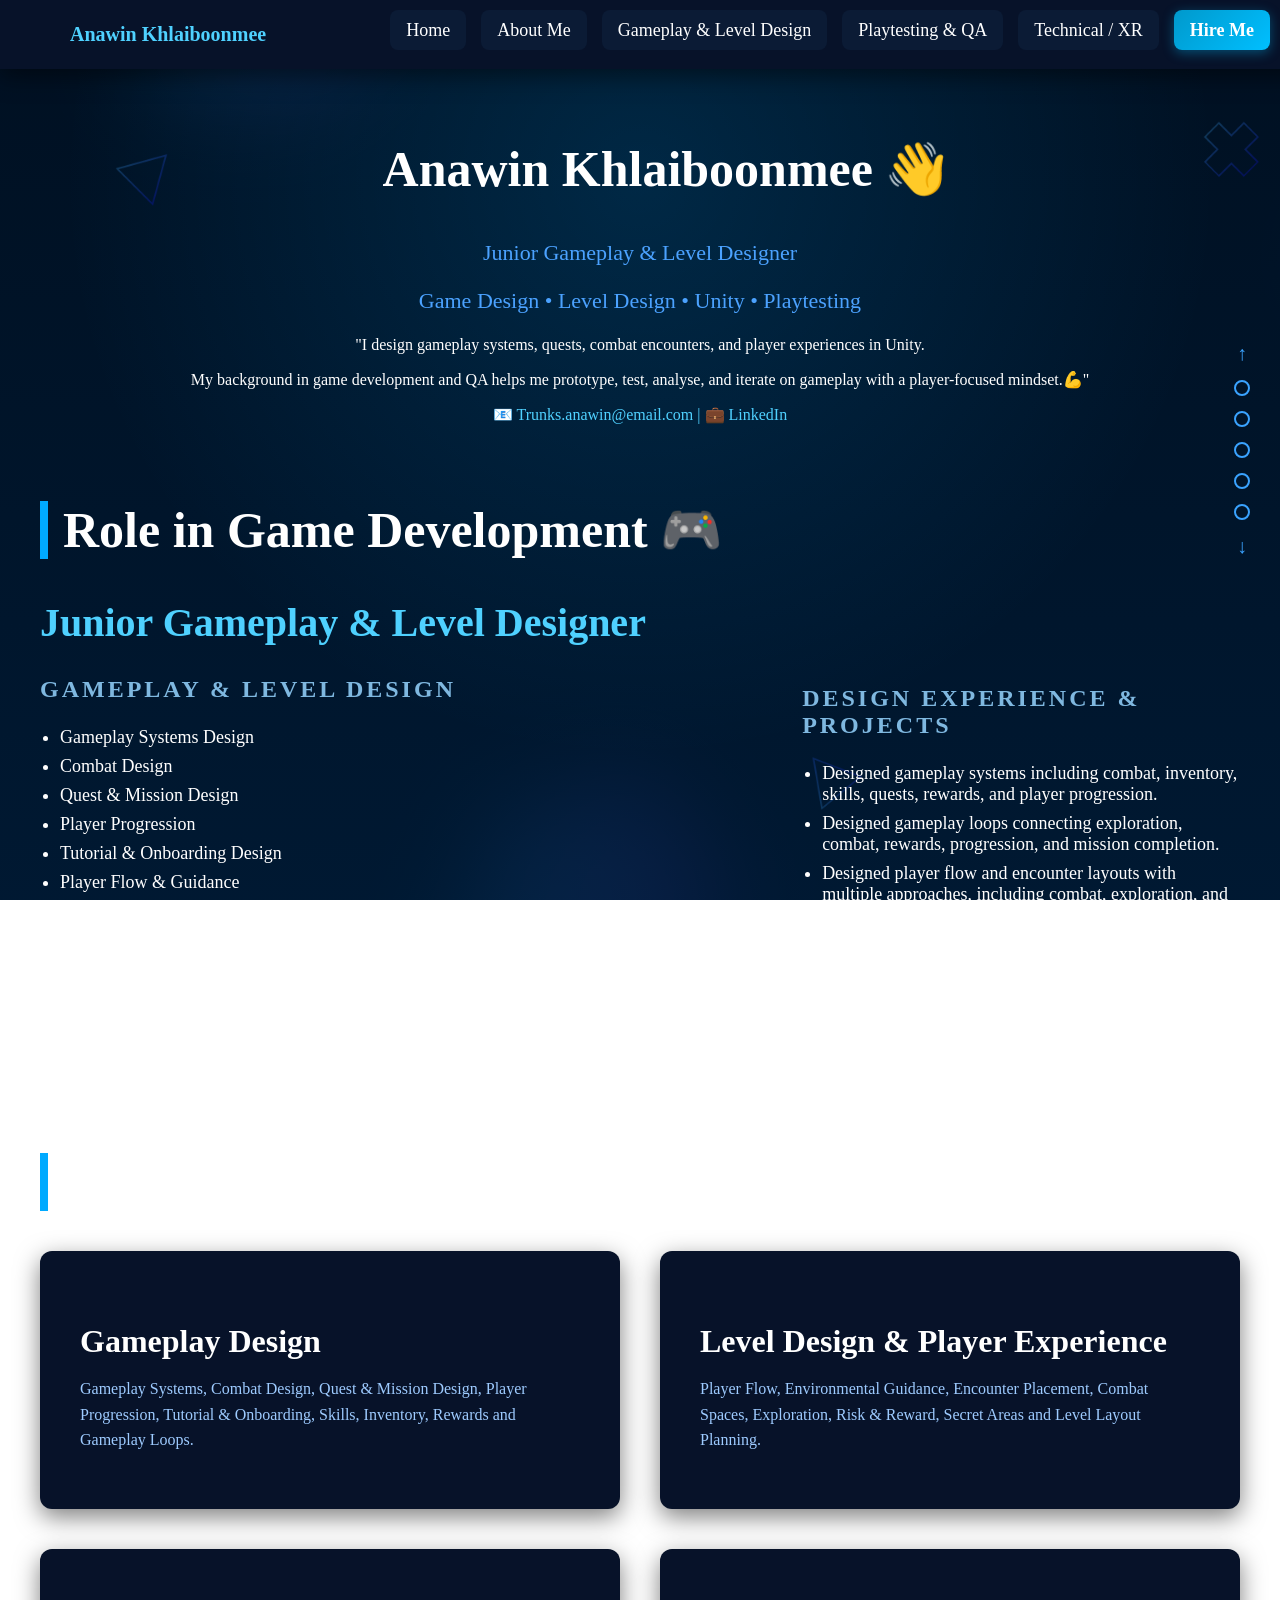
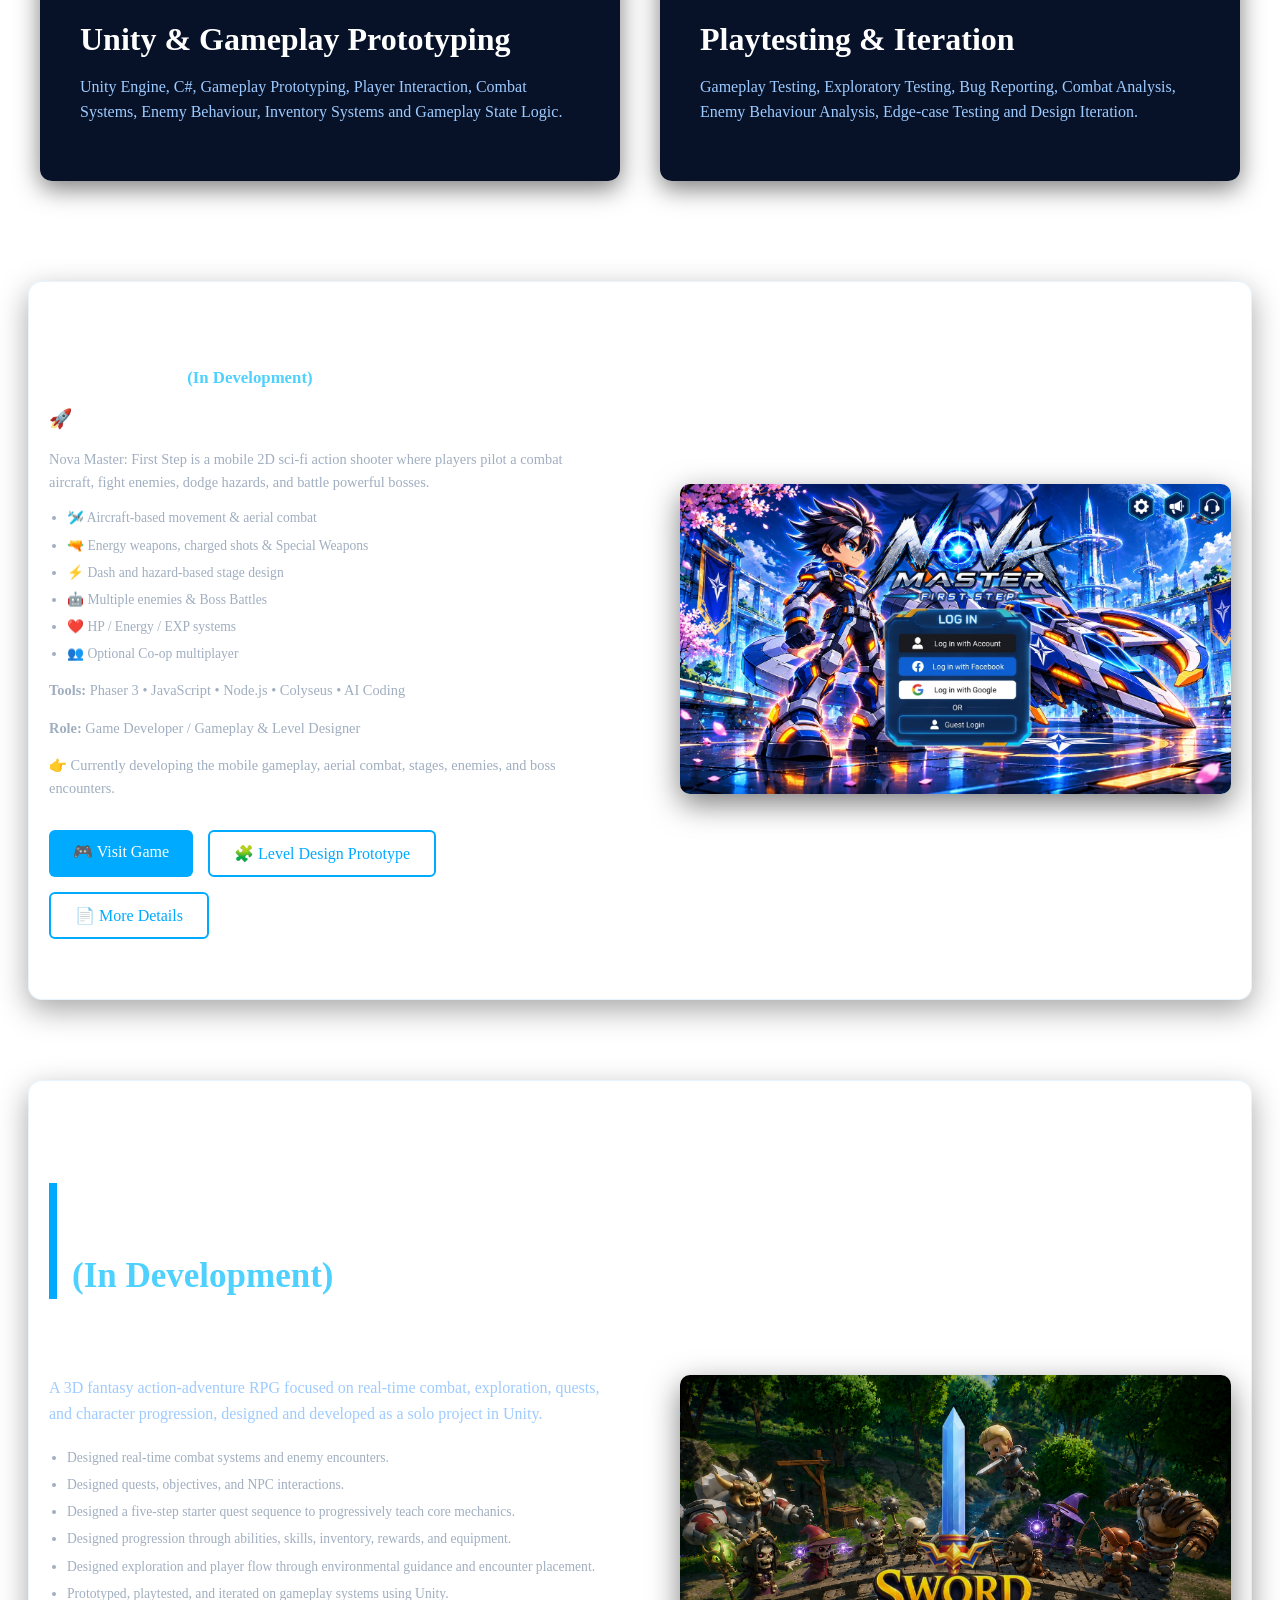
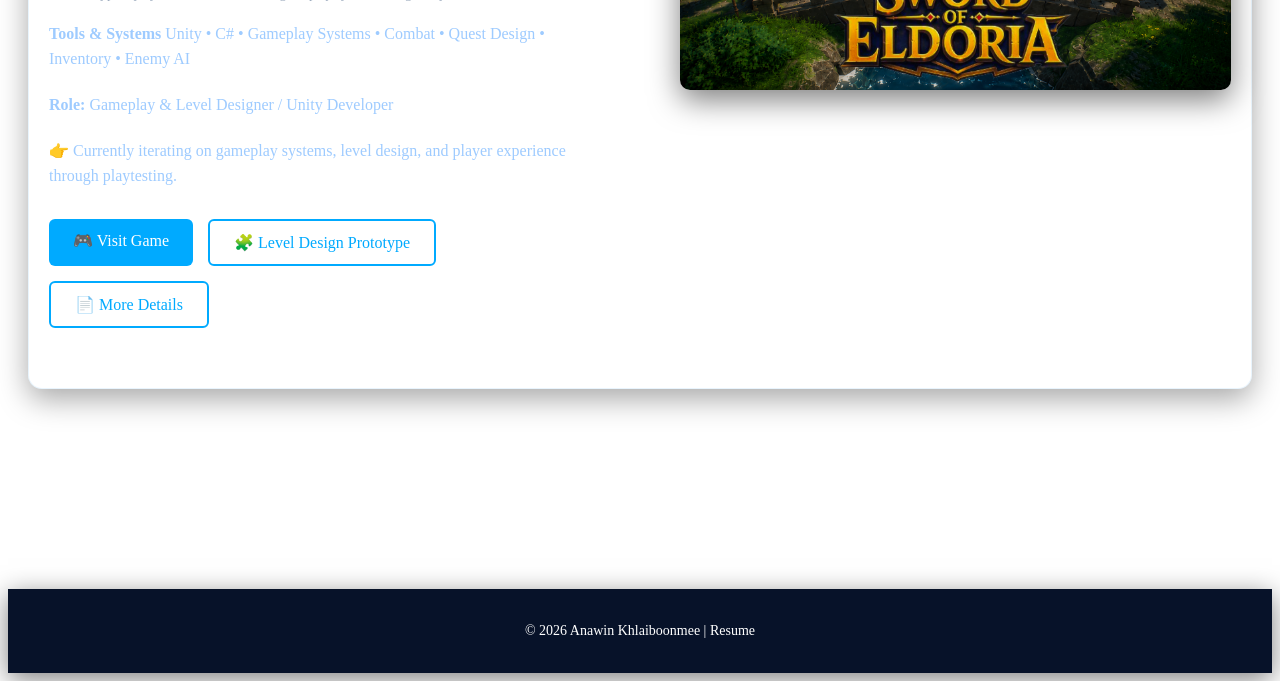
<file: index.html>
<!DOCTYPE html>
<html lang="en">

<head>
<meta charset="UTF-8">
<meta name="viewport" content="width=device-width, initial-scale=1.0">
<title>Game QA Portfolio</title>
<link rel="stylesheet" href="style.css">
</head>

<body>
 <main class="main-content">
<!-- ================= NAVBAR ================= -->
<nav class="navbar">
  <div class="navbar-container">

    <div class="logo">Anawin Khlaiboonmee</div>

<ul class="nav-links" id="nav-links">
  <li><a href="index.html">Home</a></li>
  <li><a href="about.html">About Me</a></li>
    <li><a href="Gameplay_Level_Design.html">Gameplay & Level Design</a></li>
    <li><a href="qa-game-project.html">Playtesting & QA</a></li>
  <li><a href="xr-project.html">Technical / XR</a></li>
  <li><a href="contact.html">Hire Me</a></li>
</ul>

  </div>
</nav>


<!-- ================= HERO ================= -->
<section class="hero" id="hero">

<h1 class="Name">Anawin Khlaiboonmee 👋</h1>

<p class="subtitle">
Junior Gameplay & Level Designer
</p>

<p class="platforms">
Game Design • Level Design • Unity • Playtesting
</p>

<p class="watchword">
"I design gameplay systems, quests, combat encounters, and player experiences in Unity. </p>
<p>My background in game development and QA helps me prototype, test, analyse, and iterate on gameplay with a player-focused mindset.💪"
</p>

<p class="contact">
📧 Trunks.anawin@email.com |
💼 <a href="https://www.linkedin.com/in/anawin-khlaiboonmee-aa7170331/" target="_blank" class="linkedin">LinkedIn</a>
</p>

</section>

<!-- ================= Scroll Button================= -->
<div class="section-nav">

    <div class="arrow up" id="scrollUp">↑</div>

    <span class="dot active" data-section="hero"></span>
    <span class="dot" data-section="role"></span>
    <span class="dot" data-section="experience"></span>
    <span class="dot" data-section="project-2d"></span>
    <span class="dot" data-section="project"></span>

    <div class="arrow down" id="scrollDown">↓</div>
</div>


<!-- ================= Game Shouting=================  
<canvas id="gameCanvas"></canvas>

<div id="ui">
    <button id="startBtn">Start Game</button>

    <p>Score: <span id="score">0</span></p>
    <p>Time: <span id="time">10</span></p>
    <p>High Score: <span id="highScore">0</span></p>
    <p>Players: <span id="playerCount">0</span></p>
</div>
-->
<!-- ================= UNITY DEVELOPER ================= -->
<section class="Dev-skill-section" id="role">

<div class="dev-skill-container">

<!-- LEFT -->
<div class="Dev-skill-left">

<h1 class="title-role">Role in Game Development 🎮</h1>

<h1 class="title-dev">Junior Gameplay & Level Designer</h1>

<h3>GAMEPLAY & LEVEL DESIGN</h3>
<ul>
<li>Gameplay Systems Design</li>
<li>Combat Design</li>
<li>Quest & Mission Design</li>
<li>Player Progression </li>
<li>Tutorial & Onboarding Design</li>
<li>Player Flow & Guidance</li>
<li>Level Layout & Greyboxing</li>
<li>Reward & Economy Design</li>
</ul>

</div>

<!-- RIGHT -->
<div class="Dev-skill-right">

<h3>DESIGN EXPERIENCE & PROJECTS</h3>
<ul>
<li>Designed gameplay systems including combat, inventory, skills, quests, rewards, and player progression.</li>
<li>Designed gameplay loops connecting exploration, combat, rewards, progression, and mission completion.</li>
<li>Designed player flow and encounter layouts with multiple approaches, including combat, exploration, and stealth.</li>
<li>Used Unity to prototype and evaluate gameplay systems and iterate based on playtesting.</li>
</ul>

</div>

</div>

</section>

<!-- Expertise Section -->
<section class="expertise-section" id="experience">

<div class="expertise-container">

<h2 class="expertise-title">Design Skills + Technical Foundation</h2>

<div class="expertise-grid">

<div class="expertise-box">
<h3>Gameplay Design</h3>
<p>Gameplay Systems, Combat Design, Quest & Mission Design, Player Progression, Tutorial & Onboarding, Skills, Inventory, Rewards and Gameplay Loops.</p>
</div>

<div class="expertise-box">
<h3>Level Design & Player Experience</h3>
<p>Player Flow, Environmental Guidance, Encounter Placement, Combat Spaces, Exploration, Risk & Reward, Secret Areas and Level Layout Planning.</p>
</div>

<div class="expertise-box">
<h3>Unity & Gameplay Prototyping</h3>
<p>Unity Engine, C#, Gameplay Prototyping, Player Interaction, Combat Systems, Enemy Behaviour, Inventory Systems and Gameplay State Logic.</p>
</div>

<div class="expertise-box">
<h3>Playtesting & Iteration</h3>
<p>Gameplay Testing, Exploratory Testing, Bug Reporting, Combat Analysis, Enemy Behaviour Analysis, Edge-case Testing and Design Iteration.</p>
</div>

</div>

</div>

</section>

<!-- ================= 2D GAME PROJECT (placeholder — รอข้อมูลจริง) ================= -->
<section class="project-section" id="project-2d">

<div class="project-container">

<!-- LEFT SIDE -->
<div class="project0-info">
    <h2>
      Nova Master
      <span style="font-size:0.7em; color:#4fd1ff;">(In Development)</span>
    </h2>

    <h3>🚀 2D Sci-Fi Side-Scrolling Action Shooter — Mobile Version</h3>

    <p>
      Nova Master: First Step is a mobile 2D sci-fi action shooter where
      players pilot a combat aircraft, fight enemies, dodge hazards,
      and battle powerful bosses.
    </p>

    <ul class="project0-features">
      <li>🛩️ Aircraft-based movement & aerial combat</li>
      <li>🔫 Energy weapons, charged shots & Special Weapons</li>
      <li>⚡ Dash and hazard-based stage design</li>
      <li>🤖 Multiple enemies & Boss Battles</li>
      <li>❤️ HP / Energy / EXP systems</li>
      <li>👥 Optional Co-op multiplayer</li>
    </ul>

    <p>
      <strong>Tools:</strong>
      Phaser 3 • JavaScript • Node.js • Colyseus • AI Coding
    </p>

    <p>
      <strong>Role:</strong>
      Game Developer / Gameplay & Level Designer
    </p>

    <p>
      👉 Currently developing the mobile gameplay, aerial combat,
      stages, enemies, and boss encounters.
    </p>


    <div class="project-buttons showcase-buttons">

<a href="#" class="btn-primary" target="_blank">
🎮 Visit Game
</a>

<button type="button" class="btn-secondary" id="designPrototypeBtn2D">🧩 Level Design Prototype</button>

<a href="Gameplay_Level_Design.html"class="btn-secondary">📄 More Details</a>

</div>
</div>

<!-- RIGHT SIDE -->
<div class="project-right reveal-right">
  <img src="images/Nova_Master_ First_Step.png" alt="[2D Game Title] key art">
</div>

</div>

</section>

<!-- Current Project Section -->
<section class="project-section" id="project">

<div class="project-container">

<!-- LEFT SIDE -->
<div class="project-left">

<h2 class="project-title">Sword Of Eldoria <span style="font-size:0.7em; color:#4fd1ff;"><br>(In Development)</br></span></h2>

<h3>Gameplay & Level Design — Solo Project</h3>

        <p>
          A 3D fantasy action-adventure RPG focused on real-time combat, exploration, quests, and character progression, designed and developed as a solo project in Unity.
        </p>

    <ul class="project0-features">
          <li>Designed real-time combat systems and enemy encounters.</li>
          <li>Designed quests, objectives, and NPC interactions.</li>
          <li>Designed a five-step starter quest sequence to progressively teach core mechanics.</li>
          <li>Designed progression through abilities, skills, inventory, rewards, and equipment.</li>
          <li>Designed exploration and player flow through environmental guidance and encounter placement.</li>
          <li>Prototyped, playtested, and iterated on gameplay systems using Unity.</li>
    </ul>

        <p><strong>Tools & Systems</strong> Unity • C# • Gameplay Systems • Combat • Quest Design • Inventory • Enemy AI</p>
        <p><strong>Role:</strong> Gameplay & Level Designer / Unity Developer </p>

        <p>
        👉 Currently iterating on gameplay systems, level design, and player experience through playtesting.
    </p>

    <div class="project-buttons showcase-buttons">

<a href="https://pt22.itch.io/swordofeldoia"class="btn-primary"target="_blank">
🎮 Visit Game
</a>

<button type="button" class="btn-secondary" id="designPrototypeBtn">🧩 Level Design Prototype</button>

<a href="Gameplay_Level_Design.html"class="btn-secondary">📄 More Details</a>

</div>
</div>

<!-- RIGHT SIDE -->
<div class="project-right reveal-right">
  <img src="images/SOE1.png" alt="Sword of Eldoria key art">
</div>

</div>

<!-- ===== Design Prototype Modal ===== -->
<div class="design-modal-overlay" id="designModalOverlay">
  <div class="design-modal design-showcase">

    <button type="button" class="design-modal-close" id="designModalClose">← Back</button>

    <h3 class="showcase-heading">Player Onboarding Through Progressive Quest Design</h3>

    <div class="showcase-slider-wrapper">

      <button class="arrow-btn arrow-left" id="designPrev" aria-label="Previous view">‹</button>

      <div class="showcase-viewport">
        <div class="showcase-track" id="designTrack">

          <!-- SLIDE 1 — Design wireframe -->
          <div class="showcase-slide">
            <img src="images/starter-area-wireframe.png" alt="Starter Area wireframe layout">

            <button class="design-icon" style="top:59.1%; left:51%;" aria-label="The player"
              data-tip-title="The player"
              data-tip-desc="The player spawns at the centre of the area, giving them a brief moment to orient themselves and observe the surrounding environment before approaching the NPC.">
              <span aria-hidden="true">🥷</span>
            </button>

            <button class="design-icon" style="top:43.5%; left:64.5%;" aria-label="NPC"
              data-tip-title="NPC"
              data-tip-desc="The NPC uses a hand-waving animation to attract the player's attention and provide a clear visual cue for interaction. Approaching the NPC triggers the dialogue and starts the first quest.">
              <span aria-hidden="true">🧚</span>
            </button>

            <button class="design-icon" style="top:59%; left:32.9%;" aria-label="Enemy"
              data-tip-title="Enemy"
              data-tip-desc="A small group of enemies is placed near the player's initial path to introduce combat early without overwhelming a new player. Their movement also creates visual activity that encourages the player to investigate the area.">
              <span aria-hidden="true">💀</span>
            </button>

            <button class="design-icon" style="top:42.3%; left:38.3%;" aria-label="Treasure Box"
              data-tip-title="Treasure Box"
              data-tip-desc="The treasure chest is positioned between the NPC and enemy encounter to provide a visible reward and recovery opportunity. The light acts as a subtle environmental cue, encouraging exploration without directly forcing the player toward it.">
              <span aria-hidden="true">📦</span>
            </button>

            <button class="design-icon" style="top:56.2%; left:26.9%;" aria-label="Enemy Spawn Location"
              data-tip-title="Enemy Spawn Location"
              data-tip-desc="The three enemies are positioned on the left side to create the player's first controlled combat encounter. They are introduced after the loot and equipment quests, ensuring players have learned how to obtain and equip gear before entering combat.">
              <span aria-hidden="true">⚰️</span>
            </button>
          </div>

          <!-- SLIDE 2 — Actual in-game screenshot -->
          <div class="showcase-slide">
            <img src="images/starter-area-ingame.png" alt="Starter Area in the actual game">

            <button class="design-icon" style="top:56.2%; left:56.3%;" aria-label="The player"
              data-tip-title="The player"
              data-tip-desc="The player spawns at the centre of the area, giving them a brief moment to orient themselves and observe the surrounding environment before approaching the NPC.">
              <span aria-hidden="true">🥷</span>
            </button>

            <button class="design-icon" style="top:42.5%; left:85.9%;" aria-label="NPC"
              data-tip-title="NPC"
              data-tip-desc="The NPC uses a hand-waving animation to attract the player's attention and provide a clear visual cue for interaction. Approaching the NPC triggers the dialogue and starts the first quest.">
              <span aria-hidden="true">🧚</span>
            </button>

            <button class="design-icon" style="top:40.2%; left:12.75%;" aria-label="Enemy"
              data-tip-title="Enemy"
              data-tip-desc="A small group of enemies is placed near the player's initial path to introduce combat early without overwhelming a new player. Their movement also creates visual activity that encourages the player to investigate the area.">
              <span aria-hidden="true">💀</span>
            </button>

            <button class="design-icon" style="top:43.5%; left:41.5%;" aria-label="Treasure Box"
              data-tip-title="Treasure Box"
              data-tip-desc="The treasure chest is positioned between the NPC and enemy encounter to provide a visible reward and recovery opportunity. The light acts as a subtle environmental cue, encouraging exploration without directly forcing the player toward it.">
              <span aria-hidden="true">📦</span>
            </button>

            <button class="design-icon" style="top:55.6%; left:13.2%;" aria-label="Enemy Spawn Location"
              data-tip-title="Enemy Spawn Location"
              data-tip-desc="The three enemies are positioned on the left side to create the player's first controlled combat encounter. They are introduced after the loot and equipment quests, ensuring players have learned how to obtain and equip gear before entering combat.">
              <span aria-hidden="true">⚰️</span>
            </button>
          </div>

        </div>
      </div>

      <div class="design-tooltip-shared" id="sharedTooltip">
        <strong id="sharedTooltipTitle"></strong>
        <span id="sharedTooltipDesc"></span>
      </div>


      <button class="arrow-btn arrow-right" id="designNext" aria-label="Next view">›</button>

    </div>

    <div class="slider-dots showcase-dots">
      <span class="slider-dot design-dot active" data-slide="0"></span>
      <span class="slider-dot design-dot" data-slide="1"></span>
    </div>

    <div class="design-summary">
      <h4>Design Summary</h4>
      <p>The Starter Area is designed as a progressive onboarding experience that introduces the player's core systems step by step. The player first learns to loot items from a treasure chest, then equips their new equipment through the inventory system before entering their first combat encounter. After combat, players learn to manage HP and stamina using consumable items, followed by learning the skill system. Completing the five Starter Quests gives players a foundation in exploration, equipment, combat, resource management, and abilities before progressing to Part 2.</p>
    </div>

  </div>
</div>



<script src="script.js"></script>
</section>
</main>
<!-- ================= FOOTER ================= -->
<footer class="footer-bar">

<p>© 2026 Anawin Khlaiboonmee | Resume</p>

</footer>


</body>
</html>
</file>
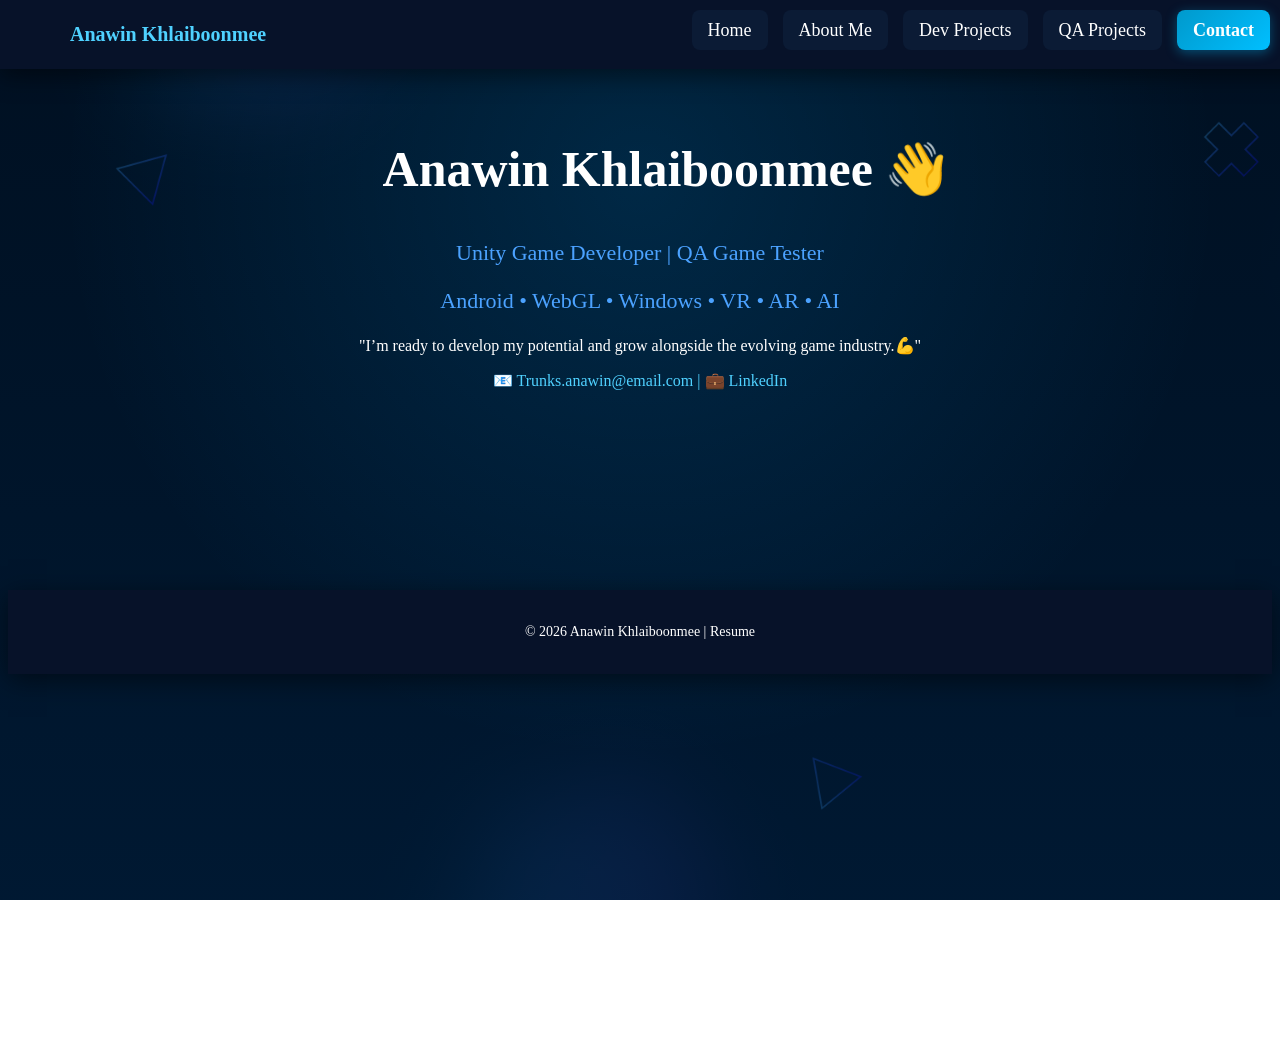
<file: About.html>
<!DOCTYPE html>
<html lang="en">

<head>
<meta charset="UTF-8">
<meta name="viewport" content="width=device-width, initial-scale=1.0">
<title>Game Developer Portfolio</title>
<link rel="stylesheet" href="style.css">
</head>

<body>

<!-- ================= NAVBAR ================= -->
<nav class="navbar">
  <div class="navbar-container">

    <div class="logo">Anawin Khlaiboonmee</div>

  <ul class="nav-links" id="nav-links">
  <li><a href="index.html">Home</a></li>
  <li><a href="about.html">About Me</a></li>
  <li><a href="dev-project.html">Dev Projects</a></li>
  <li><a href="qa-project.html">QA Projects</a></li>
  <li><a href="contact.html">Contact</a></li>
</ul>

  </div>
</nav>


<!-- ================= HERO ================= -->
<section class="hero">

<h1 class="Name">Anawin Khlaiboonmee 👋</h1>

<p class="subtitle">
Unity Game Developer | QA Game Tester
</p>

<p class="platforms">
Android • WebGL • Windows • VR • AR • AI
</p>

<p class="watchword">
"I’m ready to develop my potential and grow alongside the evolving game industry.💪"
</p>

<p class="contact">
📧 Trunks.anawin@email.com |
💼 <a href="https://www.linkedin.com/in/anawin-khlaiboonmee-aa7170331/" target="_blank" class="linkedin">LinkedIn</a>
</p>

</section>




<!-- ================= FOOTER ================= -->
<footer class="footer-bar">

<p>© 2026 Anawin Khlaiboonmee | Resume</p>

</footer>


</body>
</html>
</file>
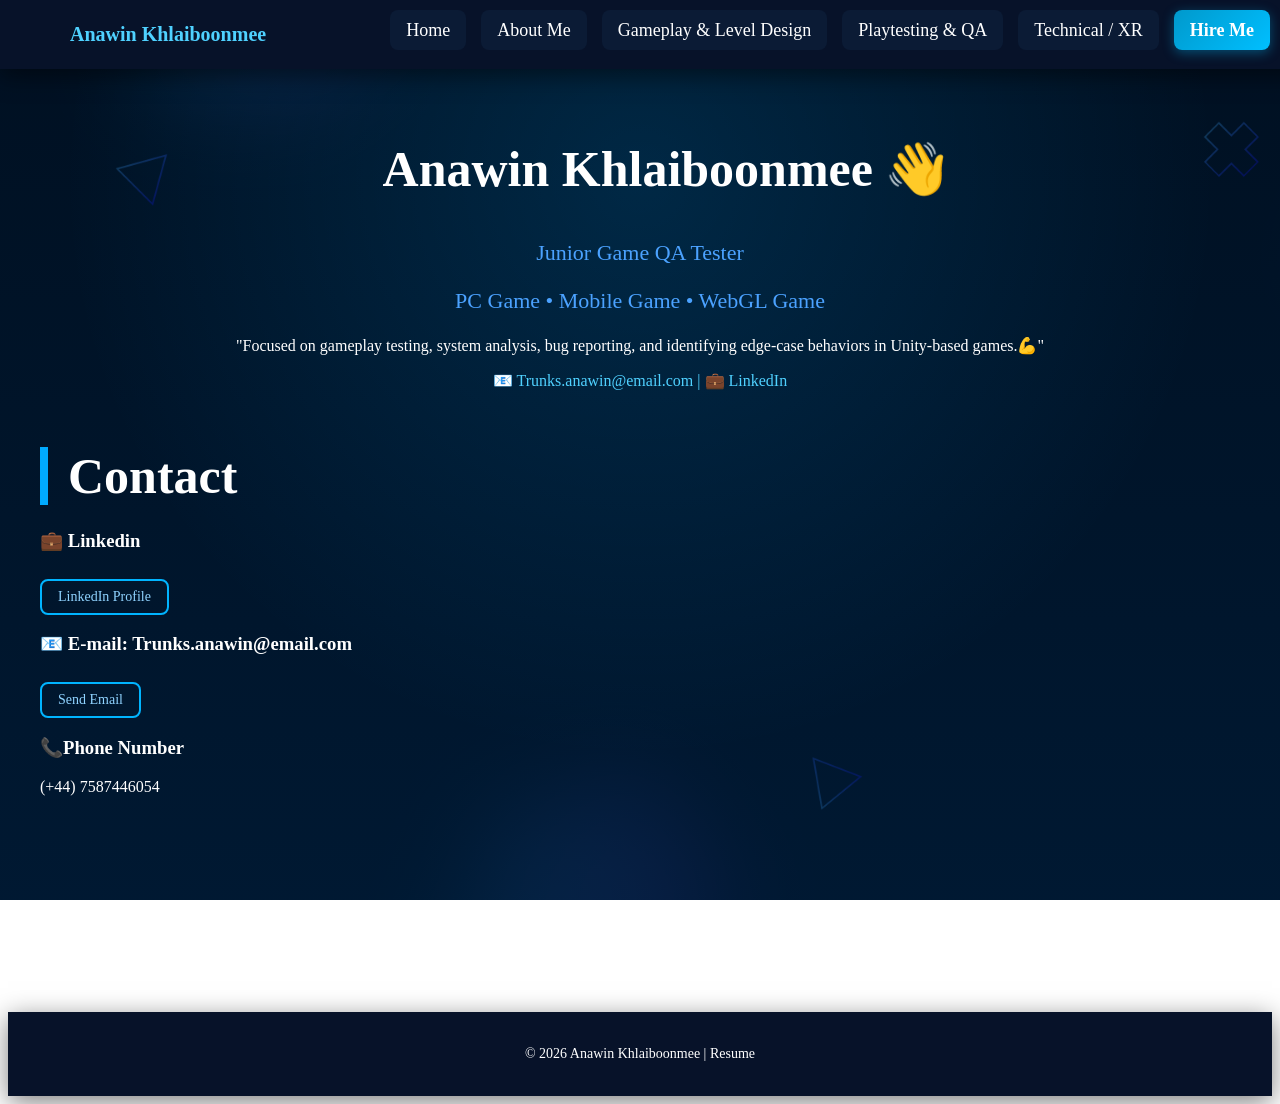
<file: contact.html>
<!DOCTYPE html>
<html lang="en">

<head>
<meta charset="UTF-8">
<meta name="viewport" content="width=device-width, initial-scale=1.0">
<title>Game Developer Portfolio</title>
<link rel="stylesheet" href="style.css">
</head>

<body>
 <main class="main-content">
<!-- ================= NAVBAR ================= -->
<nav class="navbar">
  <div class="navbar-container">

    <div class="logo">Anawin Khlaiboonmee</div>

<ul class="nav-links" id="nav-links">
  <li><a href="index.html">Home</a></li>
  <li><a href="about.html">About Me</a></li>
    <li><a href="Gameplay_Level_Design.html">Gameplay & Level Design</a></li>
    <li><a href="qa-game-project.html">Playtesting & QA</a></li>
  <li><a href="xr-project.html">Technical / XR</a></li>
  <li><a href="contact.html">Hire Me</a></li>
</ul>

  </div>
</nav>


<!-- ================= HERO ================= -->
<section class="hero" id="hero">

<h1 class="Name">Anawin Khlaiboonmee 👋</h1>

<p class="subtitle">
Junior Game QA Tester
</p>

<p class="platforms">
PC Game • Mobile Game • WebGL Game
</p>

<p class="watchword">
"Focused on gameplay testing, system analysis, bug reporting, and identifying edge-case behaviors in Unity-based games.💪"
</p>

<p class="contact">
📧 Trunks.anawin@email.com |
💼 <a href="https://www.linkedin.com/in/anawin-khlaiboonmee-aa7170331/" target="_blank" class="linkedin">LinkedIn</a>
</p>

</section>


<div class="project-container">

<!-- LEFT SIDE -->
<div class="contact-left">

<h2 class="Contact-title">Contact</h2>

<h3 class="Linkedin">💼 Linkedin</h3>

<a href="https://www.linkedin.com/in/anawin-khlaiboonmee"
target="_blank"
class="contact-btn">
LinkedIn Profile
</a>

<h3 class="Email">📧 E-mail: Trunks.anawin@email.com</h3>

<a href="mailto:Trunks.anawin@email.com"
class="contact-btn">
Send Email
</a>

<h3 class="Phone-Number">📞Phone Number</h3>

<p> (+44) 7587446054</p>

</div>
</div>
</main>


<!-- ================= FOOTER ================= -->
<footer class="footer-bar">

<p>© 2026 Anawin Khlaiboonmee | Resume</p>

</footer>

<script src="script.js"></script>
</body>
</html>
</file>
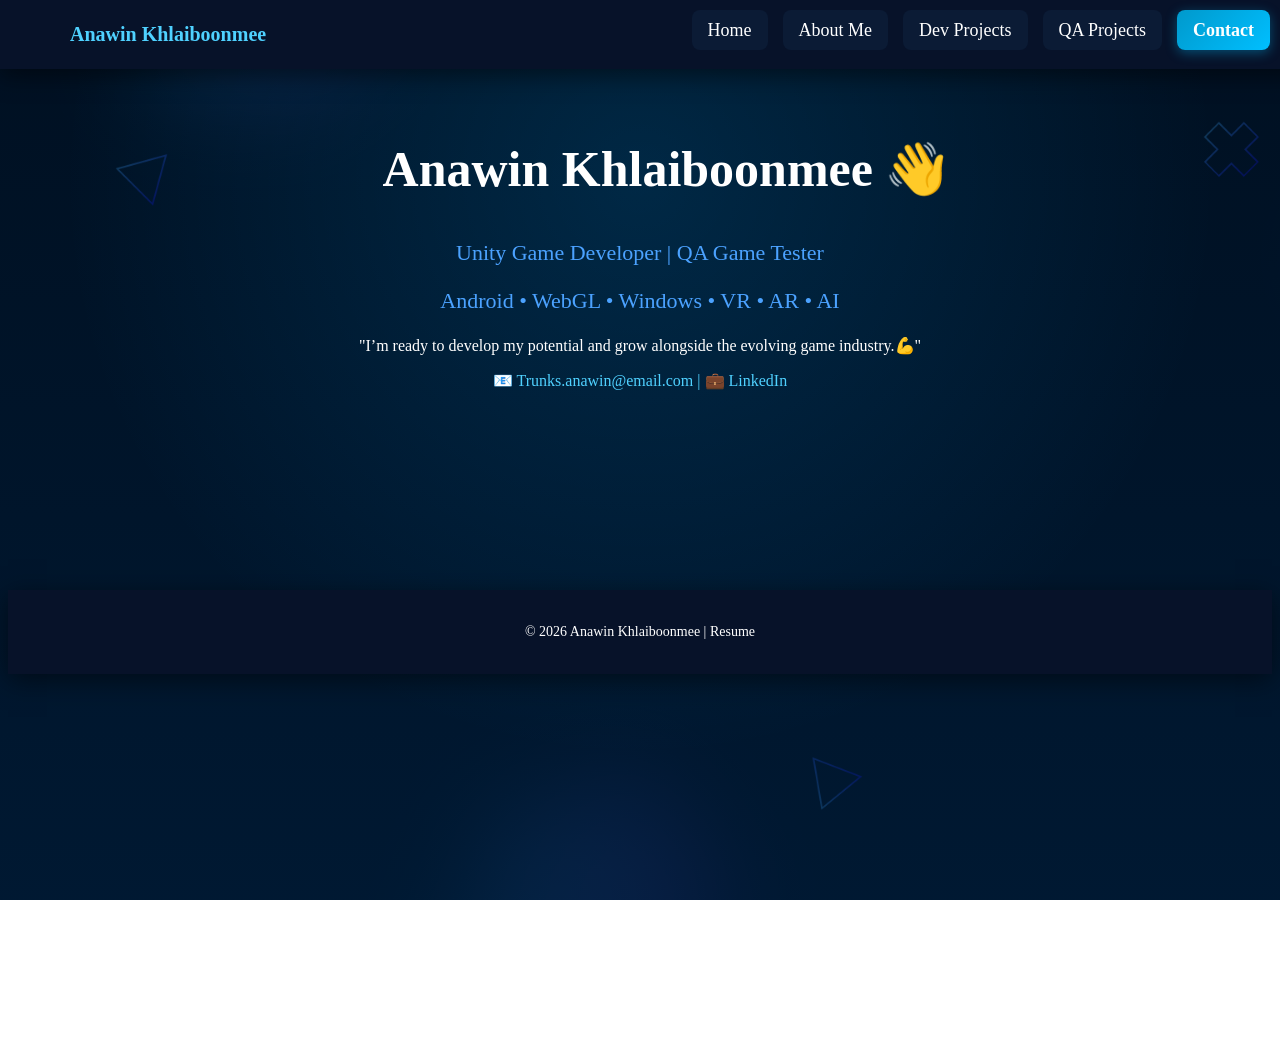
<file: Project-Dev.html>
<!DOCTYPE html>
<html lang="en">

<head>
<meta charset="UTF-8">
<meta name="viewport" content="width=device-width, initial-scale=1.0">
<title>Game Developer Portfolio</title>
<link rel="stylesheet" href="style.css">
</head>

<body>

<!-- ================= NAVBAR ================= -->
<nav class="navbar">
  <div class="navbar-container">

    <div class="logo">Anawin Khlaiboonmee</div>

<ul class="nav-links" id="nav-links">
  <li><a href="index.html">Home</a></li>
  <li><a href="about.html">About Me</a></li>
  <li><a href="dev-project.html">Dev Projects</a></li>
  <li><a href="qa-project.html">QA Projects</a></li>
  <li><a href="contact.html">Contact</a></li>
</ul>

  </div>
</nav>


<!-- ================= HERO ================= -->
<section class="hero">

<h1 class="Name">Anawin Khlaiboonmee 👋</h1>

<p class="subtitle">
Unity Game Developer | QA Game Tester
</p>

<p class="platforms">
Android • WebGL • Windows • VR • AR • AI
</p>

<p class="watchword">
"I’m ready to develop my potential and grow alongside the evolving game industry.💪"
</p>

<p class="contact">
📧 Trunks.anawin@email.com |
💼 <a href="https://www.linkedin.com/in/anawin-khlaiboonmee-aa7170331/" target="_blank" class="linkedin">LinkedIn</a>
</p>

</section>




<!-- ================= FOOTER ================= -->
<footer class="footer-bar">

<p>© 2026 Anawin Khlaiboonmee | Resume</p>

</footer>


</body>
</html>
</file>
<file: style.css>
/* ================================================
   GLOBAL
   ================================================ */

body {
  background:
    radial-gradient(circle at 50% 20%, rgba(0,170,255,0.15), transparent 60%),
    linear-gradient(180deg, rgba(0,29,61,0.55), rgba(0,38,77,0.65)),
    url("Background.png");
  background-size: cover;
  background-position: center;
  background-repeat: no-repeat;
  background-attachment: fixed;
  color: white;
  min-height: 100vh;
  overflow-x: hidden;
}

main { flex: 1; }

/* ================================================
   NAVBAR
   ================================================ */

.navbar {
  position: fixed;
  top: 0;
  left: 0;
  width: 100%;
  display: flex;
  justify-content: center;
  background: #071229;
  padding: 20px 30px;
  box-shadow: 0 6px 25px rgba(0,0,0,0.5);
  z-index: 1000;
}

.navbar-container {
  width: 100%;
  max-width: 1200px;
  display: flex;
  justify-content: space-between;
  align-items: center;
}

.logo {
  font-size: 20px;
  font-weight: bold;
  color: #4fd1ff;
}

.nav-links {
  display: flex;
  list-style: none;
  gap: 15px;
  margin: 0;
  padding: 0;
}

.nav-links a {
  text-decoration: none;
  padding: 10px 16px;
  border-radius: 8px;
  background: #0b1b35;
  color: white;
}

/* Hire Me highlight */
.nav-links a[href="contact.html"] {
  background: linear-gradient(135deg, #0099cc, #00bfff);
  color: #fff;
  font-weight: 600;
  box-shadow: 0 3px 12px rgba(0,191,255,0.35);
  transition: opacity .15s, box-shadow .15s;
}

.nav-links a[href="contact.html"]:hover {
  opacity: .88;
  box-shadow: 0 5px 18px rgba(0,191,255,0.5);
}

/* ================================================
   HERO
   ================================================ */

.hero {
  text-align: center;
  margin-top: 140px;
}

.Name {
  font-size: 50px;
  padding-top: 0;
  padding-left: 50px;
}

.subtitle,
.platforms {
  margin-top: 10px;
  font-size: 22px;
  color: #4ba2ff;
}

.watchword { margin-top: 10px; }

.contact {
  margin-top: 10px;
  color: #4fd1ff;
}

.linkedin {
  color: #4fd1ff;
  text-decoration: none;
}

.linkedin:hover { color: #0077b5; }

/* ================================================
   SCROLL NAV (dots)
   ================================================ */

.section-nav {
  position: fixed;
  right: 30px;
  top: 50%;
  transform: translateY(-50%);
  display: flex;
  flex-direction: column;
  align-items: center;
  gap: 15px;
  z-index: 1000;
}

.dot {
  width: 12px;
  height: 12px;
  border-radius: 50%;
  border: 2px solid #3aa3ff;
  cursor: pointer;
  transition: 0.3s;
}

.dot.active {
  background: #3aa3ff;
  box-shadow: 0 0 10px #3aa3ff;
  animation: pulse 1.5s infinite;
}

.arrow {
  font-size: 20px;
  color: #3aa3ff;
  cursor: pointer;
  transition: 0.3s;
}

.arrow:hover { transform: scale(1.3); }

@keyframes pulse {
  0%   { transform: scale(1); }
  50%  { transform: scale(1.3); }
  100% { transform: scale(1); }
}
/* ================================================
   BOOKMARK TABS — Havenfall / LifeRun switcher
   ================================================ */

.bookmark-tabs {
  display: flex;
  gap: 4px;
  padding-left: 30px;
  position: relative;
  top: 1px; /* flush with card top edge */
}

.bookmark-tab {
  position: relative;
  padding: 8px 20px 12px;
  font-size: 0.78rem;
  font-weight: 700;
  border-radius: 8px 8px 0 0;
  cursor: pointer;
  border: 1px solid transparent;
  border-bottom: none;
  transition: all 0.2s ease;
  text-decoration: none;
  display: inline-block;
  letter-spacing: 0.03em;
}

/* Active tab — blends into card background */
.bookmark-tab.active {
  background: #0a1f35;
  color: #63b3ed;
  border-color: rgba(99, 179, 237, 0.3);
  border-bottom-color: #0a1f35;
  z-index: 2;
}

/* Inactive tab — recessed */
.bookmark-tab.inactive {
  background: #061525;
  color: #3a5a7a;
  border-color: rgba(99, 179, 237, 0.1);
}

.bookmark-tab.inactive:hover {
  background: #0a1a2e;
  color: #63b3ed;
  border-color: rgba(99, 179, 237, 0.25);
}

/* Version badge inside each tab */
.tab-version {
  font-size: 0.65rem;
  font-weight: 500;
  color: #2a5a7a;
  margin-left: 6px;
  letter-spacing: 0;
}

.bookmark-tab.active .tab-version {
  color: #4a8ab0;
}

/* Card wrapper */
.tabbed-card-wrap {
  max-width: 1200px;
  margin: auto;
  padding: 0 40px 40px;
}

/* Tab panels */
.tab-panel {
  display: none;
}

.tab-panel.active {
  display: block;
}

/* ── Mobile ── */
@media (max-width: 768px) {
  .bookmark-tabs {
    padding-left: 16px;
    gap: 2px;
  }

  .bookmark-tab {
    padding: 6px 12px 10px;
    font-size: 0.72rem;
  }

  .tab-version {
    display: none; /* hide version on mobile to save space */
  }

  .tabbed-card-wrap {
    padding: 0 16px 24px;
  }
}

/* ── CoolWaVe panels (ใช้ class แยกเพื่อไม่ชนกับ Havenfall) ── */
.tab-panel-cw {
  display: none;
}

.tab-panel-cw.active {
  display: block;
}


/* ================================================
   ROLE / SKILL SECTION
   ================================================ */

.Dev-skill-section,
.QA-section,
.Game-design-section {
  padding: 20px;
}

.dev-skill-container,
.QA-container,
.Game-design-container {
  max-width: 1200px;
  margin: auto;
  display: flex;
  justify-content: space-between;
  align-items: flex-start;
  gap: 80px;
}

.Dev-skill-left,
.Dev-skill-right,
.QA-skill-left,
.QA-skill-right,
.Game-design-skill-left,
.Game-design-skill-right {
  flex: 1;
}

.title-role {
  border-left: 8px solid #00aaff;
  padding-left: 15px;
  font-size: 50px;
  font-weight: 700;
  margin-bottom: 40px;
  white-space: nowrap;
}

.title-dev,
.title-QA,
.title-Game-design {
  font-size: 40px;
  font-weight: 700;
  margin-bottom: 20px;
  white-space: nowrap;
  color: #4fd1ff;
}

.Dev-skill-section h3,
.QA-section h3,
.Game-design-section h3 {
  margin-top: 30px;
  letter-spacing: 3px;
  font-size: 24px;
  color: #7fb8e0;
}

.Dev-skill-right  { margin-top: 195px; }
.QA-skill-right,
.Game-design-skill-right { margin-top: 75px; }

ul  { margin-top: 10px; padding-left: 20px; }
li  { margin-bottom: 8px; font-size: 18px; }

/* ================================================
   EXPERTISE SECTION
   ================================================ */

.expertise-section { padding: 100px 20px; }

.expertise-container {
  max-width: 1200px;
  margin: auto;
}

.expertise-title {
  border-left: 8px solid #00aaff;
  padding-left: 15px;
  font-size: 50px;
  font-weight: 700;
  margin-bottom: 40px;
  text-align: left;
}

.expertise-grid {
  display: grid;
  grid-template-columns: 1fr 1fr;
  gap: 40px;
}

.expertise-box {
  background: #071229;
  padding: 40px;
  border-radius: 12px;
  box-shadow: 0 8px 25px rgba(0,0,0,0.5);
  text-align: left;
}

.expertise-box h3 { margin-bottom: 10px; font-size: 32px; }
.expertise-box p  { color: #9ecbff; line-height: 1.6; }

/* ================================================
   FEATURED PROJECT (index.html)
   ================================================ */

.project-section { padding: 50px 20px; }

.project-container {
  max-width: 1200px;
  margin: auto;
  display: flex;
  justify-content: space-between;
  align-items: center;
  gap: 80px;
}

.project-left  { flex: 1; min-width: 0; }
.project-right { flex: 1; text-align: center; min-width: 0; }

.project-title {
  border-left: 8px solid #00aaff;
  padding-left: 15px;
  font-size: 50px;
  margin-bottom: 30px;
}

.project-left h3 { font-size: 26px; margin-bottom: 15px; }
.project-left p  { color: #9ecbff; line-height: 1.6; margin-bottom: 20px; }
.project-left li { margin-bottom: 8px; }

.project-right img {
  max-width: 100%;
  border-radius: 10px;
  box-shadow: 0 10px 30px rgba(0,0,0,0.5);
}

/* scroll reveal */
.reveal-right {
  opacity: 0;
  transform: translateX(120px);
  filter: blur(6px);
  transition: all 0.9s ease;
}

.reveal-right.active {
  opacity: 1;
  transform: translateX(0);
  filter: blur(0);
}

/* ================================================
   DESIGN PROTOTYPE — modal popup (scoped to this
   project section only, not the whole page)
   ================================================ */

#project { position: relative; }

.design-modal-overlay {
  position: absolute;
  inset: 0;
  background: rgba(2, 8, 16, 0.85);
  display: flex;
  align-items: center;
  justify-content: center;
  padding: 24px;
  z-index: 1000;
  opacity: 0;
  pointer-events: none;
  transition: opacity 0.25s ease;
}

.design-modal-overlay.open {
  opacity: 1;
  pointer-events: auto;
}

.design-modal {
  position: relative;
  background: #071829;
  border: 1px solid rgba(0, 170, 255, 0.3);
  border-radius: 14px;
  max-width: 640px;
  width: 100%;
  max-height: 88vh;
  overflow-y: auto;
  padding: 28px;
  box-shadow: 0 20px 60px rgba(0,0,0,0.6);
  transform: translateY(20px) scale(0.97);
  transition: transform 0.25s ease;
  text-align: left;
}

.design-modal-overlay.open .design-modal {
  transform: translateY(0) scale(1);
}

.design-modal-close {
  position: absolute;
  top: 16px;
  right: 16px;
  background: transparent;
  border: 1px solid rgba(0, 170, 255, 0.5);
  color: #4fd1ff;
  font-size: 13px;
  font-weight: 600;
  padding: 6px 14px;
  border-radius: 999px;
  cursor: pointer;
  transition: 0.2s;
  z-index: 2;
}

.design-modal-close:hover {
  background: rgba(0, 170, 255, 0.15);
  border-color: #00e0ff;
}

/* ================================================
   DESIGN SHOWCASE — interactive icon hotspots
   ================================================ */

.design-showcase {
  display: flex;
  flex-direction: column;
  gap: 16px;
}

.showcase-heading {
  font-size: 22px;
  font-weight: 700;
  color: #fff;
  margin: 0;
}

.showcase-slider-wrapper { position: relative; }

.showcase-viewport {
  overflow: hidden;
  border-radius: 10px;
  box-shadow: 0 10px 30px rgba(0,0,0,0.5);
}

.showcase-track {
  display: flex;
  width: 200%;
  transition: transform 0.4s ease;
}

.showcase-slide {
  position: relative;
  flex: 0 0 50%;
  width: 50%;
  background: #fff;
  line-height: 0;
}

.showcase-slide img {
  display: block;
  width: 100%;
  height: auto;
}

.design-icon {
  position: absolute;
  transform: translate(-50%, -50%);
  width: 32px;
  height: 32px;
  border-radius: 50%;
  border: 2px solid rgba(0, 170, 255, 0.75);
  background: rgba(4, 16, 31, 0.6);
  display: flex;
  align-items: center;
  justify-content: center;
  font-size: 15px;
  line-height: 1;
  cursor: pointer;
  padding: 0;
  z-index: 5;
  transition: 0.2s;
}

.design-icon:hover,
.design-icon.pinned {
  border-color: #00e0ff;
  background: rgba(0, 170, 255, 0.3);
  box-shadow: 0 0 14px rgba(0, 200, 255, 0.75);
  transform: translate(-50%, -50%) scale(1.15);
  z-index: 6;
}

/* Single shared tooltip, positioned dynamically by JS with
   inline left/top (in px, relative to .showcase-slider-wrapper).
   It lives outside .showcase-viewport's overflow:hidden, so it
   can never get clipped no matter which edge the icon is near. */
.design-tooltip-shared {
  position: absolute;
  width: 240px;
  max-width: 55vw;
  background: #0a1f35;
  border: 1px solid rgba(0, 170, 255, 0.4);
  border-radius: 8px;
  padding: 12px 14px;
  font-size: 13px;
  line-height: 1.5;
  color: #cfe8ff;
  text-align: left;
  opacity: 0;
  pointer-events: none;
  transition: opacity 0.15s ease;
  box-shadow: 0 8px 24px rgba(0,0,0,0.5);
  z-index: 30;
}

.design-tooltip-shared strong {
  display: block;
  color: #4fd1ff;
  font-size: 14px;
  margin-bottom: 4px;
}

.design-tooltip-shared.show {
  opacity: 1;
  pointer-events: auto;
}

.showcase-dots { margin-top: 2px; }

.design-summary {
  border-top: 1px solid rgba(99,179,237,0.2);
  padding-top: 16px;
}

.design-summary h4 {
  font-size: 18px;
  color: #4fd1ff;
  margin-bottom: 8px;
}

.design-summary p {
  color: #9ecbff;
  line-height: 1.7;
  font-size: 15px;
}

@media (max-width: 640px) {
  .design-icon { width: 26px; height: 26px; font-size: 12px; }
  .design-tooltip-shared { width: 190px; max-width: 70vw; font-size: 12px; }
}

/* ================================================
   BUTTONS
   ================================================ */

.project-buttons {
  margin-top: 30px;
  display: flex;
  flex-direction: row;
  flex-wrap: wrap;
  gap: 15px;
}

.project-buttons a,
.project-buttons button {
  text-decoration: none !important;
  font: inherit;
}

.btn-primary {
  background: #00aaff;
  color: white;
  border: none;
  padding: 12px 24px;
  font-size: 16px;
  font-weight: 600;
  border-radius: 6px;
  cursor: pointer;
  transition: all 0.25s ease;
  text-decoration: none;
  display: inline-block;
}

.btn-primary:hover {
  background: #008fcc;
  transform: translateY(-2px);
  box-shadow: 0 6px 15px rgba(0,0,0,0.4);
}

.btn-secondary {
  background: transparent;
  color: #00aaff;
  border: 2px solid #00aaff;
  padding: 12px 24px;
  font-size: 16px;
  font-weight: 600;
  border-radius: 6px;
  cursor: pointer;
  transition: all 0.25s ease;
  text-decoration: none;
  display: inline-block;
}

.btn-secondary:hover,
.btn-secondary:active {
  background: #00aaff;
  color: white;
  transform: translateY(-2px);
  text-decoration: none;
}

/* ================================================
   INTRODUCTION SECTION (about.html)
   ================================================ */

.Introduction-section { padding: 80px 10%; }

.Introduction-left { max-width: 600px; }

.introduction-title {
  border-left: 8px solid #00aaff;
  font-size: 50px;
  font-weight: 700;
  margin-bottom: 25px;
  padding-left: 20px;
}

.Name-Introduction { font-size: 28px; }
.Name-Unitysity    { font-size: 20px; }

.Introduction-left p {
  text-align: justify;
  max-width: 620px;
  line-height: 1.7;
  margin-bottom: 20px;
  font-size: 17px;
  color: #99b9f1;
}

.profile-right {
  display: flex;
  justify-content: center;
  align-items: center;
}

.profile-img {
  width: 620px;
  max-width: 100%;
  transform: translateX(60px);
  transition: transform 0.3s ease;
}

.profile-img:hover { transform: scale(1.05); }

/* ================================================
   CONTACT SECTION
   ================================================ */

.contact-left { max-width: 600px; }

.Contact-title {
  border-left: 8px solid #00aaff;
  font-size: 50px;
  font-weight: 700;
  margin-bottom: 25px;
  padding-left: 20px;
}

.contact-btn {
  display: inline-flex;
  align-items: center;
  justify-content: center;
  padding: 8px 16px;
  margin-top: 8px;
  border: 2px solid #00b4ff;
  border-radius: 8px;
  color: #8fd3ff;
  text-decoration: none;
  font-size: 14px;
  background: transparent;
  transition: 0.3s ease;
}

.contact-btn:hover {
  background: #00b4ff;
  color: #001b2e;
  box-shadow: 0 0 10px #00b4ff;
}

/* ================================================
   PROJECT CARDS — shared base
   All project card sections share the same layout;
   only the section wrapper class differs.
   ================================================ */

.projects0,
.projects1,
.projects2,
.projects3,
.projects4,
.projects5,
.projects6 {
  max-width: 1200px;
  margin: auto;
  padding: 40px;
}

.project0-card,
.project1-card,
.project2-card,
.project3-card,
.project4-card,
.project5-card,
.project6-card {
  display: flex;
  gap: 40px;
  background: #0a1f35;
  border-radius: 12px;
  padding: 30px;
  box-shadow: 0 10px 25px rgba(0,0,0,0.4);
  align-items: flex-start;
}

/* LEFT info panels */
.project0-info,
.project1-info,
.project2-info,
.project3-info,
.project4-info,
.project5-info,
.project6-info {
  flex: 1;
  min-width: 0;
}

.project0-info h2,
.project1-info h2,
.project2-info h2,
.project3-info h2,
.project4-info h2,
.project5-info h2,
.project6-info h2 { margin-bottom: 10px; }

.project0-info p,
.project1-info p,
.project2-info p,
.project3-info p,
.project4-info p,
.project5-info p,
.project6-info p {
  margin-bottom: 12px;
  font-size: 0.9rem;
  line-height: 1.6;
  color: #a0aec0;
}

/* Feature lists */
.project0-features,
.project1-features,
.project2-features,
.project3-features,
.project4-features,
.project5-features,
.project6-features {
  list-style: disc;
  margin: 10px 0;
  padding-left: 18px;
}

.project0-features li,
.project1-features li,
.project2-features li,
.project3-features li,
.project4-features li,
.project5-features li,
.project6-features li {
  margin-bottom: 4px;
  font-size: 0.85rem;
  color: #a0aec0;
  line-height: 1.7;
}

/* ── RIGHT: media panels ── */
.project0-media,
.project1-media,
.project2-media,
.project3-media,
.project4-media,
.project5-media,
.project6-media {
  flex: 1;
  position: relative;
  overflow: hidden;
  min-width: 0;
  max-width: 480px;
}

.project1-card {
  position: relative; /* ถ้ายังไม่มี */
}

.package-label {
  position: absolute;
  top: 16px;
  right: 16px;
  font-size: 0.85rem;
  font-weight: 700;
  color: #0ef;
  background: rgba(0, 238, 255, 0.1);
  border: 1px solid rgba(0, 238, 255, 0.4);
  border-radius: 10px;
  padding: 6px 14px;
  text-decoration: none;
  text-shadow: 0 0 10px rgba(0, 238, 255, 0.8);
  box-shadow: 0 0 10px rgba(0, 238, 255, 0.2);
  transition: all 0.2s ease;
}

.package-label:hover {
  background: rgba(0, 238, 255, 0.2);
  box-shadow: 0 0 18px rgba(0, 238, 255, 0.5);
  color: #fff;
}

/* ── Slider ── */
.media-slider {
  display: flex;
  transition: transform 0.4s ease;
  width: 100%;
  border-radius: 8px;
  overflow: visible;
  will-change: transform;
}

.media-slider img,
.media-slider video {
  width: 100%;
  flex: 0 0 100%;
  object-fit: cover;
  object-position: center;
  border-radius: 8px;
  aspect-ratio: 16 / 9;
}

/* ── Dots ── */
.slider-dots {
  display: flex;
  justify-content: center;
  gap: 10px;
  margin-top: 8px;
}

.slider-dot {
  width: 30px;
  height: 6px;
  background: #555;
  border-radius: 10px;
  cursor: pointer;
  transition: 0.3s;
}

.slider-dot.active {
  background: #00c3ff;
  width: 40px;
}

/* ── Project action buttons ── */
.project1-btn {
  display: inline-block;
  padding: 9px 18px;
  background: rgba(99,179,237,0.15);
  border: 1px solid rgba(99,179,237,0.4);
  border-radius: 6px;
  text-decoration: none;
  color: #63b3ed;
  font-size: 0.82rem;
  font-weight: 600;
  transition: 0.2s;
}

.project1-btn:hover { background: rgba(99,179,237,0.25); }

.primary-btn {
  background: #63b3ed !important;
  color: #1a202c !important;
  font-weight: 700 !important;
  border-color: #63b3ed !important;
}

.primary-btn:hover { background: #90cdf4 !important; }

/* ================================================
   QA CARD EXTRAS (tag row, stats, severity, tools)
   ================================================ */

/* Tag row */
.project-tag-row {
  display: flex;
  align-items: center;
  gap: 0.75rem;
  flex-wrap: wrap;
  margin-bottom: 0.5rem;
}

.project-tag {
  font-size: 0.72rem;
  font-weight: 600;
  color: #63b3ed;
  background: rgba(99,179,237,0.1);
  border: 1px solid rgba(99,179,237,0.3);
  border-radius: 20px;
  padding: 0.2rem 0.7rem;
}

.release-badge-But {
  font-size: 0.72rem; font-weight: 600;
  color: #f3ff45;
  background: rgba(104,211,145,0.1);
  border: 1px solid rgba(255,251,0,0.35);
  border-radius: 20px;
  padding: 0.2rem 0.7rem;
}

.release-badge-Not {
  font-size: 0.72rem; font-weight: 600;
  color: #fc3f26;
  background: rgba(104,211,145,0.1);
  border: 1px solid rgba(255,31,31,0.35);
  border-radius: 20px;
  padding: 0.2rem 0.7rem;
}
.release-badge-Approved {
  font-size: 0.72rem; font-weight: 600;
  color: #00fd4c;
  background: rgba(104,211,145,0.1);
  border: 1px solid rgba(0, 119, 255, 0.35);
  border-radius: 20px;
  padding: 0.2rem 0.7rem;
}
/* Stats strip */
.project-stats {
  display: flex;
  align-items: center;
  margin: 0.75rem 0 1rem;
  padding: 0.65rem 1rem;
  background: rgba(255,255,255,0.04);
  border: 1px solid rgba(99,179,237,0.2);
  border-radius: 10px;
}

.stat-item {
  display: flex;
  flex-direction: column;
  align-items: center;
  flex: 1;
}

.stat-number {
  font-size: 1.3rem;
  font-weight: 700;
  color: #63b3ed;
  line-height: 1;
}

.stat-label {
  font-size: 0.6rem;
  color: #718096;
  text-transform: uppercase;
  letter-spacing: 0.06em;
  margin-top: 0.2rem;
}

.stat-divider {
  width: 1px;
  height: 1.8rem;
  background: rgba(99,179,237,0.2);
  flex-shrink: 0;
}

/* Two-column scope/types row */
.project-sections-row {
  display: flex;
  gap: 0.75rem;
  margin: 0.75rem 0;
}

.project-section {
  flex: 1;
  min-width: 0;
  background: rgba(255,255,255,0.03);
  border: 1px solid rgba(99,179,237,0.15);
  border-radius: 8px;
  padding: 0.75rem 1rem;
}

.project-section h4 {
  font-size: 0.82rem;
  color: #63b3ed;
  margin-bottom: 0.5rem;
}

/* Bug severity */
.project-section-wide { margin: 0.75rem 0 0.5rem; }

.project-section-wide h4 {
  font-size: 0.82rem;
  color: #63b3ed;
  margin-bottom: 0.5rem;
}

.severity-row { display: flex; gap: 0.5rem; flex-wrap: wrap; }

.severity-badge {
  padding: 0.2rem 0.65rem;
  border-radius: 5px;
  font-size: 0.75rem;
  font-weight: 600;
}

.s1 { background: rgba(245,101,101,0.15); color: #fc8181; border: 1px solid rgba(245,101,101,0.4); }
.s2 { background: rgba(237,137,54,0.15);  color: #f6ad55; border: 1px solid rgba(237,137,54,0.4); }
.s3 { background: rgba(104,211,145,0.15); color: #68d391; border: 1px solid rgba(104,211,145,0.4); }

.key-finding {
  margin-top: 0.5rem;
  padding: 0.4rem 0.75rem;
  background: rgba(99,179,237,0.06);
  border-left: 3px solid #63b3ed;
  border-radius: 0 5px 5px 0;
  font-size: 0.76rem;
  color: #a0aec0;
  font-style: italic;
}

.project-tools {
  font-size: 0.76rem;
  color: #718096;
  margin-top: 0.75rem;
  line-height: 1.8;
}

/* QA media padding & buttons */
.QA-media { padding-top: 100px; }

.QAproject-buttons {
  margin-top: 30px;
  display: flex;
  gap: 15px;
  padding-left: 110px;
}

/* ================================================
   HIRE ME SECTION
   ================================================ */

.hire-me-title {
  border-left: 8px solid #00aaff;
  font-size: 50px;
  font-weight: 700;
  margin-bottom: 25px;
  padding-left: 20px;
  color: white;
}
 
.hire-me-section {
  max-width: 1200px;
  margin: 0 auto;
  padding: 40px;
}


.hire-me-card {
  box-shadow: 0 8px 30px rgba(0, 0, 0, 0.5),
              0 2px 8px rgba(0, 0, 0, 0.3);
}
 
/* ── SLIDER ── */
.slider-wrapper { position: relative; }
 
.slider-nav { display: flex; align-items: center; gap: 1rem; margin-bottom: .75rem; }
.slider-tabs { display: flex; gap: 8px; }
.slider-tab { font-size: 11px; font-weight: 600; padding: 5px 14px; border-radius: 999px; cursor: pointer; border: 1px solid; transition: .2s; }
.active-quick   { background: rgba(0,191,255,.15);  border-color: #00bfff; color: #00d4ff; }
.inactive-quick { background: transparent; border-color: #1a3a5c; color: #3a5a7a; }
.active-std     { background: rgba(251,191,36,.15); border-color: #fbbf24; color: #fbbf24; }
.inactive-std   { background: transparent; border-color: #1a3a5c; color: #3a5a7a; }
.slider-counter { margin-left: auto; font-size: 11px; color: #3a5a7a; }
 
.slider-viewport { overflow: hidden; border-radius: 12px; }
.slider-track { display: flex; transition: transform .4s ease; }
.slider-track > .hire-me-card { flex: 0 0 100%; }
 
.arrow-btn {
  position: absolute; top: 55%; transform: translateY(-50%);
  width: 36px; height: 36px; border-radius: 50%;
  border: 1px solid #1a3a5c; background: #071829;
  color: #4a7a9b; font-size: 20px;
  display: flex; align-items: center; justify-content: center;
  cursor: pointer; z-index: 10; transition: .2s;
}
.arrow-btn:hover { border-color: #00bfff; color: #00d4ff; }
.arrow-left  { left: -20px; }
.arrow-right { right: -20px; }
 
/* ── CARD ── */
.hire-me-card {
  display: flex; width: 100%;
  background: #0a1f35;
  box-shadow: 0 10px 30px rgba(0,0,0,0.5);
  overflow: hidden;
}
 
/* ── LEFT PANEL ── */
.hm-left {
  width: 240px; flex-shrink: 0;
  background: #071829; padding: 1.5rem;
  display: flex; flex-direction: column;
  border-right: 1px solid #1a3a5c;
}
.hm-badge { font-size: 10px; text-transform: uppercase; letter-spacing: .07em; border-radius: 3px; padding: 3px 9px; display: inline-block; width: fit-content; margin-bottom: .75rem; }
.hm-badge-q { color: #00d4ff; background: rgba(0,212,255,.1);   border: 1px solid rgba(0,212,255,.3); }
.hm-badge-s { color: #fbbf24; background: rgba(251,191,36,.1); border: 1px solid rgba(251,191,36,.3); }
 
.hm-pkg-name { font-size: 20px; font-weight: 700; color: #fff; margin-bottom: 4px; }
.hm-pkg-sub  { font-size: 12px; color: #5a7fa0; line-height: 1.5; margin-bottom: .75rem; }
 
.hm-price-row { display: flex; align-items: baseline; gap: 8px; margin-bottom: 4px; }
.hm-old   { font-size: 18px; font-weight: 600; color: #3a5a7a; text-decoration: line-through; text-decoration-color: #ff6b6b; text-decoration-thickness: 2px; }
.hm-price { font-size: 40px; font-weight: 700; line-height: 1; letter-spacing: -1px; }
.hm-price-q { color: #00d4ff; }
.hm-price-s { color: #fbbf24; }
.hm-per { font-size: 14px; font-weight: 400; color: #5a7fa0; }
 
.hm-early { font-size: 10px; padding: 4px 8px; border-radius: 4px; line-height: 1.4; margin-bottom: .5rem; }
.hm-early-q { color: #00d4ff; background: rgba(0,212,255,.08);   border: 1px solid rgba(0,212,255,.2); }
.hm-early-s { color: #fbbf24; background: rgba(251,191,36,.08); border: 1px solid rgba(251,191,36,.2); }
 
.hm-divl { border: none; border-top: 1px solid #1a3a5c; margin: .85rem 0; }
 
.hm-meta-item { display: flex; align-items: flex-start; gap: 8px; margin-bottom: 8px; }
.hm-meta-icon { font-size: 14px; flex-shrink: 0; margin-top: 2px; }
.hm-meta-text { font-size: 12px; color: #5a7fa0; line-height: 1.4; }
.hm-meta-text strong { display: block; font-size: 13px; color: #c0d8f0; font-weight: 600; }
 
.hm-plat-label { font-size: 10px; text-transform: uppercase; letter-spacing: .06em; color: #3a5a7a; margin-bottom: 6px; }
.hm-plat-row   { display: flex; flex-direction: column; gap: 5px; }
.hm-plat-pill  { display: flex; align-items: center; gap: 6px; font-size: 12px; color: #7ab8d4; }
.hm-pdot   { width: 5px; height: 5px; border-radius: 50%; flex-shrink: 0; display: inline-block; }
.hm-pdot-q { background: #00bfff; }
.hm-pdot-s { background: #fbbf24; }
 
.hm-tester-box   { margin-top: auto; border-radius: 8px; padding: .75rem 1rem; }
.hm-tester-box-q { background: rgba(0,191,255,.06);  border: 1px solid rgba(0,191,255,.2); }
.hm-tester-box-s { background: rgba(251,191,36,.06); border: 1px solid rgba(251,191,36,.2); }
.hm-tester-label { font-size: 10px; text-transform: uppercase; letter-spacing: .06em; color: #3a5a7a; margin-bottom: 4px; }
.hm-tester-name  { font-size: 14px; color: #fff; font-weight: 700; }
.hm-tester-role  { font-size: 11px; margin-top: 3px; line-height: 1.4; }
.hm-tester-role-q { color: #00d4ff; }
.hm-tester-role-s { color: #fbbf24; }
 
/* ── RIGHT PANEL ── */
.hm-right {
  flex: 1; min-width: 0; padding: 1.5rem;
  display: grid; grid-template-columns: 1fr 1fr;
  grid-template-rows: 1fr auto; gap: 0 1.5rem;
  align-content: start;
}
.hm-col-a { grid-column: 1; grid-row: 1; display: flex; flex-direction: column; }
.hm-col-b { grid-column: 2; grid-row: 1; display: flex; flex-direction: column; }
.hm-full  { grid-column: 1 / -1; grid-row: 2; margin-top: .85rem; padding: .85rem 1rem; border-radius: 8px; }
.hm-full-q { background: rgba(0,191,255,.04);  border: 1px solid rgba(0,191,255,.15); }
.hm-full-s { background: rgba(251,191,36,.04); border: 1px solid rgba(251,191,36,.15); }
 
.hm-sh { font-size: 10px; text-transform: uppercase; letter-spacing: .08em; margin-bottom: .55rem; padding-bottom: 4px; border-bottom: 1px solid #1a3a5c; }
.hm-sh-q { color: #2a6a8a; }
.hm-sh-s { color: #7a6a2a; }
.hm-sh-gap { margin-top: .85rem; }
 
.hm-check-item { display: flex; gap: 8px; align-items: flex-start; margin-bottom: 8px; }
.hm-ci { width: 17px; height: 17px; border-radius: 50%; font-size: 9px; font-weight: 700; display: flex; align-items: center; justify-content: center; flex-shrink: 0; margin-top: 2px; }
.hm-ci-q { background: rgba(0,212,255,.12);   border: 1px solid rgba(0,212,255,.4);   color: #00d4ff; }
.hm-ci-s { background: rgba(251,191,36,.12); border: 1px solid rgba(251,191,36,.4); color: #fbbf24; }
.hm-ct { font-size: 13px; color: #c0d8f0; font-weight: 500; line-height: 1.4; }
.hm-ct small { display: block; font-size: 11px; font-weight: 400; color: #4a7a9b; margin-top: 2px; }
 
.hm-xi-row { display: flex; gap: 8px; align-items: center; margin-bottom: 6px; }
.hm-xi { width: 15px; height: 15px; border-radius: 50%; background: rgba(255,255,255,.03); border: 1px solid #1a3a5c; color: #3a5a7a; font-size: 9px; display: flex; align-items: center; justify-content: center; flex-shrink: 0; }
.hm-xt { font-size: 12px; color: #3a5a7a; }
 
.hm-dg { display: flex; flex-direction: column; gap: 6px; }
.hm-dc { border-radius: 6px; padding: .5rem .75rem; display: flex; align-items: center; gap: 10px; transition: border-color .15s; }
.hm-dc-q { background: rgba(0,191,255,.04);  border: 1px solid rgba(0,191,255,.12); }
.hm-dc-q:hover { border-color: rgba(0,191,255,.3); }
.hm-dc-s { background: rgba(251,191,36,.04); border: 1px solid rgba(251,191,36,.12); }
.hm-dc-s:hover { border-color: rgba(251,191,36,.3); }
.hm-dc-icon { font-size: 15px; flex-shrink: 0; }
.hm-dc-t   { font-size: 12px; color: #c0d8f0; font-weight: 600; }
.hm-dc-sub { font-size: 10px; color: #4a7a9b; }
 
.hm-how { display: flex; align-items: center; justify-content: space-between; margin-bottom: .75rem; }
.hm-step { display: flex; flex-direction: column; align-items: center; text-align: center; flex: 1; }
.hm-sn { width: 28px; height: 28px; border-radius: 50%; font-size: 13px; font-weight: 700; display: flex; align-items: center; justify-content: center; margin-bottom: 4px; }
.hm-sn-q { background: rgba(0,191,255,.12);   border: 1px solid rgba(0,191,255,.35);   color: #00d4ff; }
.hm-sn-s { background: rgba(251,191,36,.12); border: 1px solid rgba(251,191,36,.35); color: #fbbf24; }
.hm-st  { font-size: 11px; color: #4a7a9b; line-height: 1.4; }
.hm-arr { font-size: 14px; color: #1a3a5c; flex-shrink: 0; padding-bottom: 14px; }
 
.hm-cta { display: block; width: 97%; padding: 11px; border: none; border-radius: 8px; font-size: 15px; font-weight: 700; color: #fff; text-align: center; text-decoration: none; cursor: pointer; transition: opacity .15s, box-shadow .15s; }
.hm-cta-q { background: linear-gradient(135deg,#0099cc,#00bfff); box-shadow: 0 4px 20px rgba(0,191,255,.35); }
.hm-cta-q:hover { opacity:.9; color:#fff; box-shadow: 0 6px 25px rgba(0,191,255,.5); }
.hm-cta-s { background: linear-gradient(135deg,#d97706,#fbbf24); box-shadow: 0 4px 20px rgba(251,191,36,.35); }
.hm-cta-s:hover { opacity:.9; color:#fff; box-shadow: 0 6px 25px rgba(251,191,36,.5); }
.hm-note { font-size: 11px; color: #3a5a7a; text-align: center; margin-top: 6px; }
 
/* ── Navbar Hire Me button ── */
.nav-links a[href="contact.html"] {
  background: linear-gradient(135deg,#0099cc,#00bfff);
  color: #fff; font-weight: 600;
  box-shadow: 0 3px 12px rgba(0,191,255,.35);
  transition: opacity .15s, box-shadow .15s;
}
.nav-links a[href="contact.html"]:hover {
  opacity: .88;
  box-shadow: 0 5px 18px rgba(0,191,255,.5);
}
.hm-full {
  box-shadow: 0 8px 30px rgba(0, 0, 0, 0.5),
              0 2px 8px rgba(0, 0, 0, 0.3);
}
 
/* ── RESPONSIVE ── */
@media (max-width: 768px) {
  .hire-me-title { font-size: 32px; }
  .hire-me-section { padding: 16px; }
  .hire-me-card { flex-direction: column; }
  .hm-left { width: 100%; border-right: none; border-bottom: 1px solid #1a3a5c; }
  .hm-right { grid-template-columns: 1fr; }
  .hm-col-a, .hm-col-b, .hm-full { grid-column: 1; grid-row: auto; }
  .arrow-left  { left: -48px; }
  .arrow-right { right: -48px; }
}

/* ================================================
   GAMING EXPERIENCE SECTION
   ================================================ */

.games-played-section { padding: 60px 20px; }

.games-played-container { max-width: 1200px; margin: auto; }

.games-played-title {
  border-left: 8px solid #00aaff;
  padding-left: 15px;
  font-size: 50px;
  font-weight: 700;
  margin-bottom: 40px;
}

.section-lbl {
  font-size: 11px;
  font-weight: 600;
  color: #5a7fa0;
  letter-spacing: .07em;
  text-transform: uppercase;
  margin-bottom: 14px;
  display: flex;
  align-items: center;
  gap: 8px;
}

.pulse-dot {
  width: 7px; height: 7px;
  border-radius: 50%;
  background: #00aaff;
  flex-shrink: 0;
  animation: gpPulse 1.8s infinite;
}

@keyframes gpPulse {
  0%, 100% { opacity: 1; }
  50%       { opacity: .3; }
}

/* Now grid */
.now-grid {
  display: grid;
  grid-template-columns: repeat(3, 1fr);
  gap: 14px;
  margin-bottom: 2.5rem;
}

.now-card {
  background: #0a1f35;
  border: 1px solid #1a3a5c;
  border-radius: 12px;
  overflow: hidden;
  transition: border-color .2s, transform .2s;
}

.now-card:hover {
  border-color: #00aaff55;
  transform: translateY(-2px);
}

.now-thumb {
  width: 100%;
  height: 160px;
  overflow: hidden;
  display: flex;
  align-items: center;
  justify-content: center;
}

.now-thumb img {
  width: 100%;
  height: 100%;
  object-fit: cover;
  object-position: center;
  display: block;
}

.now-body   { padding: 10px 13px 14px; }
.now-name   { font-size: 13px; font-weight: 600; color: white; margin-bottom: 3px; }
.now-sub    { font-size: 11px; color: #5a7fa0; margin-bottom: 8px; }

.now-badge {
  display: inline-block;
  font-size: 10px;
  font-weight: 600;
  padding: 2px 9px;
  border-radius: 10px;
}

.b-play {
  background: rgba(55,138,221,.12);
  color: #4fa3e8;
  border: 1px solid rgba(55,138,221,.3);
}

.b-done {
  background: rgba(29,158,117,.12);
  color: #1dc87a;
  border: 1px solid rgba(29,158,117,.3);
}

/* Divider */
.gp-divider { display: flex; align-items: center; gap: 12px; margin-bottom: 16px; }
.div-line   { flex: 1; height: 1px; background: #1a3a5c; }
.div-txt    { font-size: 12px; color: #3a5a7a; }

/* Chips row */
.chips-row { display: flex; flex-wrap: wrap; gap: 8px; align-items: flex-start; }

.gp-chip {
  display: flex;
  align-items: center;
  gap: 5px;
  background: #0b1b35;
  border: 1px solid #1a3a5c;
  border-radius: 8px;
  padding: 6px 12px;
  font-size: 12px;
  color: #9ecbff;
  cursor: pointer;
  user-select: none;
  white-space: nowrap;
  transition: border-color .15s, color .15s;
}

.gp-chip:hover { border-color: #00aaff55; color: white; }
.gp-chip em    { font-size: 14px; font-style: normal; }
.gp-chip .ctag { font-size: 10px; color: #3a5a7a; margin-left: 2px; }

/* Expanded card */
.gp-card-exp {
  width: 165px;
  background: #0a1f35;
  border: 1px solid #00aaff55;
  border-radius: 12px;
  overflow: hidden;
  cursor: pointer;
  flex-shrink: 0;
  transition: border-color .2s, transform .2s;
}

.gp-card-exp:hover { border-color: #00aaff99; transform: translateY(-2px); }

.gp-card-exp .c-thumb { height: 85px; display: flex; align-items: center; justify-content: center; font-size: 2.2rem; }
.gp-card-exp .c-body  { padding: 10px 12px 13px; }
.gp-card-exp .c-name  { font-size: 13px; font-weight: 600; color: white; margin-bottom: 3px; line-height: 1.3; }
.gp-card-exp .c-sub   { font-size: 11px; color: #5a7fa0; margin-bottom: 7px; }

/* ================================================
   FOOTER
   ================================================ */

.footer-bar {
  width: 100%;
  margin-top: 200px;
  padding: 20px 0;
  text-align: center;
  background: #071229;
  font-size: 14px;
  box-shadow: 0 6px 25px rgba(0,0,0,0.5);
}

/* ================================================
   RESPONSIVE — Mobile (< 768px)
   ================================================ */

@media (max-width: 768px) {

  /* Navbar */
  .navbar          { padding: 12px 16px; }
  .navbar-container { flex-direction: column; align-items: center; gap: 10px; }
  .logo            { font-size: 16px; }
  .nav-links       { flex-wrap: wrap; justify-content: center; gap: 6px; }
  .nav-links a     { padding: 6px 10px; font-size: 13px; }

  /* Hero */
  .hero          { margin-top: 180px; padding: 0 16px; }
  .Name          { font-size: 32px; padding-left: 0; text-align: center; }
  .subtitle,
  .platforms     { font-size: 16px; text-align: center; }
  .contact       { text-align: center; font-size: 14px; }

  /* Dots */
  .section-nav   { right: 10px; gap: 10px; }

  /* Expertise */
  .expertise-section { padding: 60px 16px; }
  .expertise-title   { font-size: 32px; }
  .expertise-grid    { grid-template-columns: 1fr; gap: 16px; }
  .expertise-box     { padding: 24px 20px; }
  .expertise-box h3  { font-size: 22px; }

  /* Featured project */
  .project-section   { padding: 30px 16px; }
  .project-container { flex-direction: column; gap: 24px; }
  .project-title     { font-size: 32px; margin-bottom: 16px; }
  .project-left h3   { font-size: 20px; }
  .project-left p,
  .project-left li   { font-size: 15px; }
  .project-right img { max-width: 100%; }
  .design-modal { padding: 20px; max-height: 92vh; }
  .project-buttons   { flex-wrap: wrap; padding-right: 0; padding-left: 23px; gap: 10px; }
  .btn-primary,
  .btn-secondary     { font-size: 14px; padding: 10px 18px; }

  /* Role section */
  .Dev-skill-section,
  .QA-section,
  .Game-design-section { padding: 16px; }
  .dev-skill-container,
  .QA-container,
  .Game-design-container { flex-direction: column; gap: 24px; }
  .Dev-skill-right,
  .QA-skill-right,
  .Game-design-skill-right { margin-top: 0; }
  .title-role  { font-size: 32px; margin-bottom: 24px; white-space: normal; }
  .title-dev,
  .title-QA,
  .title-Game-design { font-size: 28px; white-space: normal; }
  li { font-size: 15px; }

  /* Intro */
  .Introduction-section { padding: 40px 16px; }
  .introduction-title   { font-size: 32px; }
  .profile-img          { width: 100%; transform: none; }
  .Introduction-left p  { font-size: 15px; }

  /* Contact */
  .Contact-title { font-size: 32px; }

  /* Project cards (all) */
  .projects0, .projects1, .projects2,
  .projects3, .projects4, .projects5, .projects6 { padding: 16px; }

  .project0-card, .project1-card, .project2-card,
  .project3-card, .project4-card, .project5-card, .project6-card {
    flex-direction: column;
    gap: 20px;
    padding: 20px;
  }

  .project0-media, .project1-media, .project2-media,
  .project3-media, .project4-media, .project5-media, .project6-media {
    max-width: 100%;
    width: 100%;
  }

  /* QA stats */
  .project-stats    { padding: 0.5rem; }
  .stat-number      { font-size: 1rem; }
  .stat-label       { font-size: 0.52rem; }
  .project-sections-row { flex-direction: column; gap: 0.5rem; }
  .project1-btn     { flex: 1; text-align: center; min-width: 120px; }
  .QA-media         { padding-top: 0; }
  .QAproject-buttons { padding-left: 0; justify-content: center; }

  /* Gaming section */
  .games-played-title { font-size: 32px; }
  .now-grid           { grid-template-columns: repeat(2, 1fr); }
  .gp-card-exp        { width: 145px; }

  /* Hire Me */
  .hire-me-title   { font-size: 32px; }
  .hire-me-section { padding: 16px; }
  .hire-me-card    { flex-direction: column; }
  .hm-left         { width: 100%; border-right: none; border-bottom: 1px solid #1a3a5c; }
  .hm-right        { grid-template-columns: 1fr; }
  .hm-col-a, .hm-col-b, .hm-full { grid-column: 1; grid-row: auto; }

  /* Footer */
  .footer-bar { margin-top: 60px; font-size: 12px; padding: 16px; }

  img { max-width: 100%; height: auto; }
}

/* ================================================
   RESPONSIVE — Tablet (769px – 1024px)
   ================================================ */

@media (max-width: 1024px) and (min-width: 769px) {

  .nav-links a       { padding: 8px 12px; font-size: 14px; }
  .Name              { font-size: 40px; }
  .expertise-grid    { grid-template-columns: 1fr 1fr; gap: 24px; }
  .expertise-title   { font-size: 38px; }
  .project-container { gap: 40px; }
  .project-title     { font-size: 38px; }
  .title-role        { font-size: 40px; }
  .title-dev,
  .title-QA,
  .title-Game-design { font-size: 32px; }

  .project0-card,
  .project1-card, .project2-card,
  .project3-card, .project4-card,
  .project5-card, .project6-card { gap: 24px; padding: 24px; }

  .project0-media  { max-width: 360px; }
  .project-sections-row { gap: 0.5rem; }
  .project0-features li { font-size: 0.74rem; }
}

/* ================================================
   GAMEPLAY & LEVEL DESIGN — spacing between
   project showcase containers (2D game / Sword Of Eldoria)
   ใช้ id เพื่อไม่กระทบ .project-section ในหน้า QA
   ================================================ */

#project-2d,
#project {
  padding: 60px 20px;
  margin: 0 20px;
  border-radius: 14px;
  box-shadow: 0 10px 30px rgba(0,0,0,0.35);
}

#project-2d { margin-bottom: 80px; }

@media (max-width: 768px) {
  #project-2d,
  #project {
    padding: 30px 16px;
    margin: 0 10px;
  }

  #project-2d { margin-bottom: 40px; }
}
</file>
